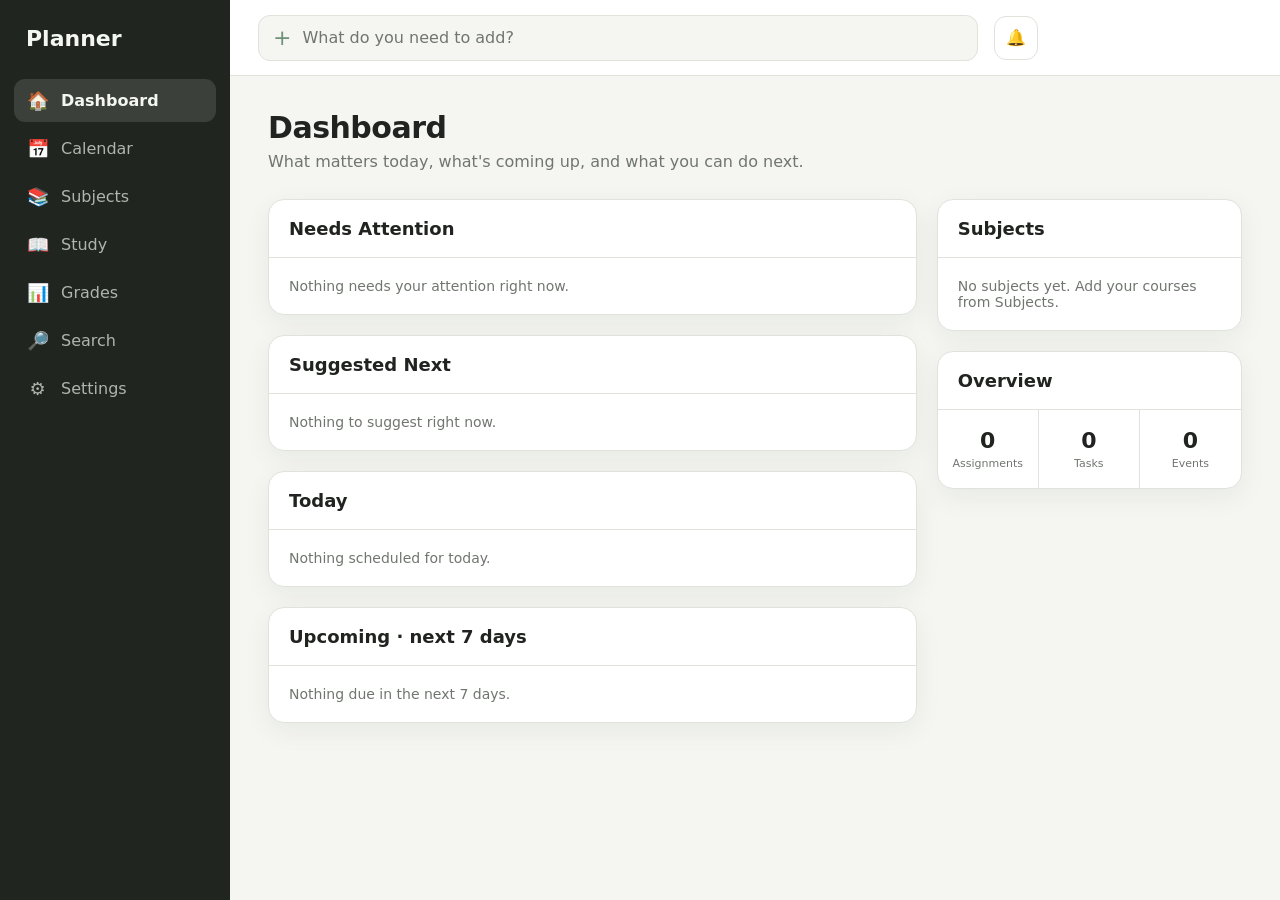
<file: docs/index.html>
<!doctype html>
<html lang="en">
<head>
  <meta charset="utf-8">
  <meta name="viewport" content="width=device-width, initial-scale=1">
  <meta name="theme-color" content="#f7f7f4">
  <title>Planner</title>
  <link rel="stylesheet" href="styles.css?v=2">
  <link rel="stylesheet" href="subjects.css?v=2">
  <link rel="stylesheet" href="assignments-feature.css?v=2">
  <link rel="stylesheet" href="calendar.css?v=3">
  <link rel="stylesheet" href="dashboard.css?v=2">
</head>
<body>
  <div class="app-shell">
    <aside class="sidebar" aria-label="Main navigation">
      <div class="brand">Planner</div>
      <nav class="nav-list">
        <button class="nav-item active" data-page="dashboard"><span>🏠</span><span>Dashboard</span></button>
        <button class="nav-item" data-page="calendar"><span>📅</span><span>Calendar</span></button>
        <button class="nav-item" data-page="subjects"><span>📚</span><span>Subjects</span></button>
        <button class="nav-item" data-page="study"><span>📖</span><span>Study</span></button>
        <button class="nav-item" data-page="grades"><span>📊</span><span>Grades</span></button>
        <button class="nav-item" data-page="search"><span>🔎</span><span>Search</span></button>
        <button class="nav-item" data-page="settings"><span>⚙️</span><span>Settings</span></button>
      </nav>
    </aside>
    <main class="main-area">
      <header class="topbar">
        <div class="capture-wrap">
          <span class="capture-plus">+</span>
          <input id="quickCapture" type="text" autocomplete="off" placeholder="What do you need to add?" aria-label="Quick Capture">
        </div>
        <button id="notificationButton" class="notification-button" aria-label="Notifications" aria-expanded="false">🔔<span id="notificationBadge" class="notification-badge hidden">0</span></button>
      </header>
      <section id="page" class="page" aria-live="polite"></section>
    </main>
  </div>
  <div id="notificationPanel" class="notification-panel hidden" role="dialog" aria-label="Notifications">
    <div class="notification-header"><strong>Notifications</strong><span id="notificationCount">0</span></div>
    <div id="notificationContent" class="notification-content"><p class="empty-state">You're all caught up.</p></div>
  </div>
  <script src="app-data.js?v=2"></script>
  <script src="dashboard-feature.js?v=2"></script>
  <script src="app.js?v=2"></script>
  <script src="subjects-feature.js?v=4"></script>
  <script src="assignments-feature.js?v=5"></script>
  <script src="capture-parser.js?v=4"></script>
  <script src="calendar-feature.js?v=3"></script>
</body>
</html>
</file>
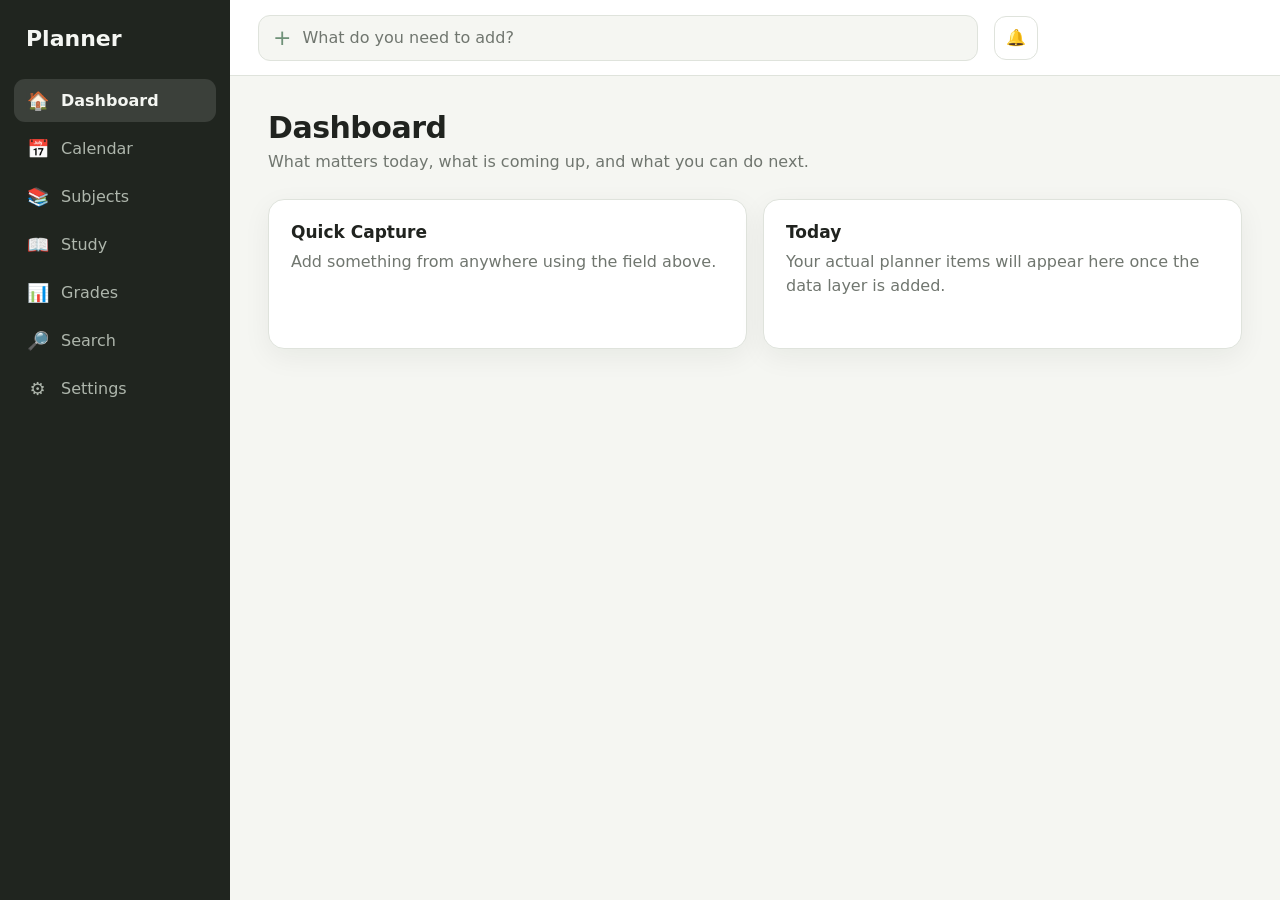
<file: planner-v2/index.html>
<!doctype html>
<html lang="en">
<head>
  <meta charset="utf-8">
  <meta name="viewport" content="width=device-width, initial-scale=1">
  <meta name="theme-color" content="#f7f7f4">
  <title>Planner</title>
  <link rel="stylesheet" href="styles.css">
  <link rel="stylesheet" href="subjects.css">
</head>
<body>
  <div class="app-shell">
    <aside class="sidebar" aria-label="Main navigation">
      <div class="brand">Planner</div>
      <nav class="nav-list">
        <button class="nav-item active" data-page="dashboard"><span>🏠</span><span>Dashboard</span></button>
        <button class="nav-item" data-page="calendar"><span>📅</span><span>Calendar</span></button>
        <button class="nav-item" data-page="subjects"><span>📚</span><span>Subjects</span></button>
        <button class="nav-item" data-page="study"><span>📖</span><span>Study</span></button>
        <button class="nav-item" data-page="grades"><span>📊</span><span>Grades</span></button>
        <button class="nav-item" data-page="search"><span>🔎</span><span>Search</span></button>
        <button class="nav-item" data-page="settings"><span>⚙️</span><span>Settings</span></button>
      </nav>
    </aside>
    <main class="main-area">
      <header class="topbar">
        <div class="capture-wrap">
          <span class="capture-plus">+</span>
          <input id="quickCapture" type="text" autocomplete="off" placeholder="What do you need to add?" aria-label="Quick Capture">
        </div>
        <button id="notificationButton" class="notification-button" aria-label="Notifications" aria-expanded="false">
          🔔<span id="notificationBadge" class="notification-badge hidden">0</span>
        </button>
      </header>
      <section id="page" class="page" aria-live="polite"></section>
    </main>
  </div>
  <div id="notificationPanel" class="notification-panel hidden" role="dialog" aria-label="Notifications">
    <div class="notification-header"><strong>Notifications</strong><span id="notificationCount">0</span></div>
    <div id="notificationContent" class="notification-content"><p class="empty-state">You're all caught up.</p></div>
  </div>
  <script src="app-data.js"></script>
  <script src="app.js"></script>
  <script src="subjects-feature.js"></script>
</body>
</html>
</file>
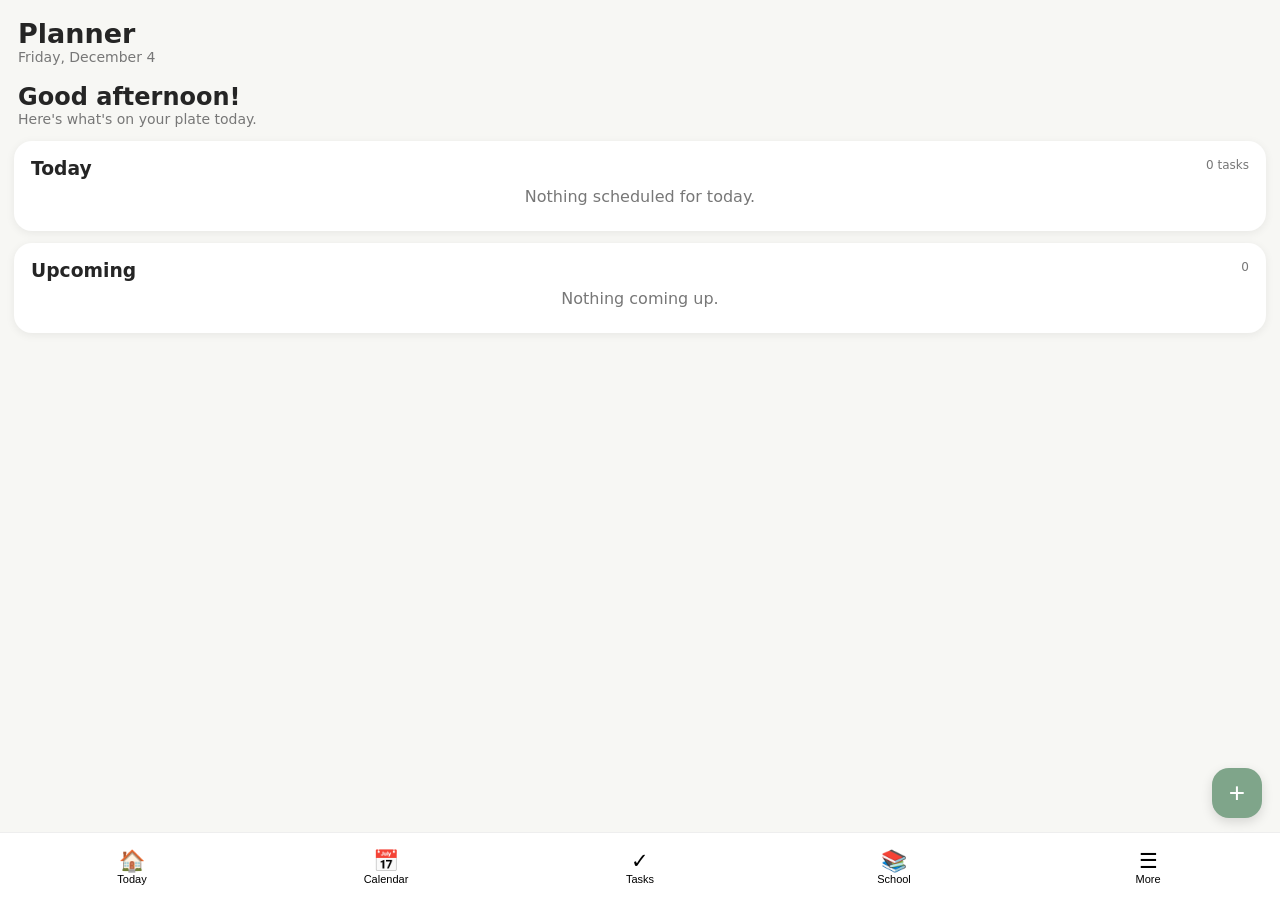
<file: app-mobile-interactive.html>
<!doctype html><html lang="en"><head><meta charset="utf-8"><meta name="viewport" content="width=device-width,initial-scale=1,viewport-fit=cover"><meta name="theme-color" content="#f7f7f4"><title>Planner</title><link rel="manifest" href="manifest.webmanifest"><style>:root{--bg:#f7f7f4;--card:#fff;--text:#252525;--muted:#777;--accent:#7fa58a}*{box-sizing:border-box}html,body{margin:0;width:100%;height:100%;overflow:hidden;background:var(--bg);font-family:system-ui;color:var(--text)}body{padding-top:env(safe-area-inset-top)}#app{height:100%;display:flex;flex-direction:column}.top{padding:18px}.title{font-size:27px;font-weight:750}.date{color:var(--muted);font-size:14px}.content{flex:1;overflow:auto;padding:0 14px 18px}.card{background:#fff;border-radius:18px;padding:17px;margin-bottom:12px;box-shadow:0 2px 10px #0001}.head{display:flex;justify-content:space-between}.count{font-size:12px;color:#777}.task{display:flex;gap:10px;padding:12px 0;border-top:1px solid #0001;cursor:pointer}.task:first-child{border:0}.check{width:22px;height:22px;border:1px solid #999;border-radius:7px;background:#fff}.name{font-size:14px;font-weight:600}.meta{font-size:12px;color:#777}.add{position:fixed;right:18px;bottom:82px;width:50px;height:50px;border:0;border-radius:17px;background:var(--accent);color:#fff;font-size:28px;box-shadow:0 4px 12px #0002}.bottom{display:flex;min-height:68px;padding:6px 5px calc(6px + env(safe-area-inset-bottom));background:#fff;border-top:1px solid #0001}.bottom button{flex:1;border:0;background:transparent;font-size:11px}.bottom span{display:block;font-size:21px}.overlay{position:fixed;inset:0;background:#0006;display:none;align-items:flex-end}.sheet{background:#fff;width:100%;padding:20px 18px calc(20px + env(safe-area-inset-bottom));border-radius:22px 22px 0 0}.field{width:100%;padding:12px;border:1px solid #0002;border-radius:12px;margin:5px 0}.actions{display:flex;gap:10px;margin-top:8px}.actions button{flex:1;padding:12px;border:0;border-radius:12px}.primary{background:var(--accent);color:#fff}</style></head><body><div id="app"><header class="top"><div class="title">Planner</div><div class="date" id="date"></div></header><main class="content"><div style="padding:0 4px 14px"><h2 id="greeting" style="margin:0"></h2><div style="color:#777;font-size:14px">Here's what's on your plate today.</div></div><section class="card"><div class="head"><h3 style="margin:0">Today</h3><span class="count" id="todayCount"></span></div><div id="today"></div></section><section class="card"><div class="head"><h3 style="margin:0">Upcoming</h3><span class="count" id="upCount"></span></div><div id="upcoming"></div></section></main><button class="add" id="add">+</button><nav class="bottom"><button><span>🏠</span>Today</button><button><span>📅</span>Calendar</button><button><span>✓</span>Tasks</button><button><span>📚</span>School</button><button><span>☰</span>More</button></nav></div><div class="overlay" id="overlay"><div class="sheet"><h2 id="sheetTitle">New task</h2><input class="field" id="name" placeholder="Task name"><input class="field" id="due" type="date"><div class="actions"><button id="cancel">Cancel</button><button class="primary" id="save">Add task</button></div></div></div><script src="app-data.js"></script><script>(function(){let tasks=PlannerAppData.getTasks();const now=new Date();const today=new Date(now);today.setHours(0,0,0,0);document.getElementById('date').textContent=now.toLocaleDateString(undefined,{weekday:'long',month:'long',day:'numeric'});document.getElementById('greeting').textContent=now.getHours()<12?'Good morning!':now.getHours()<18?'Good afternoon!':'Good evening!';const day=v=>v?new Date(v+'T00:00:00'):null;const esc=v=>String(v||'Untitled').replace(/[&<>]/g,c=>({'&':'&amp;','<':'&lt;','>':'&gt;'}[c]));function render(){tasks=PlannerAppData.refresh();const td=tasks.filter(t=>{const d=day(t.dueDate);return d&&d.getTime()===today.getTime()&&!t.completed});const up=tasks.filter(t=>{const d=day(t.dueDate);return d&&d>today&&!t.completed}).sort((a,b)=>day(a.dueDate)-day(b.dueDate));document.getElementById('todayCount').textContent=td.length+' task'+(td.length===1?'':'s');document.getElementById('upCount').textContent=up.length;const row=t=>'<div class="task" data-id="'+esc(t.id||t.ID)+'"><button class="check" aria-label="Complete"></button><div><div class="name">'+esc(t.name)+'</div><div class="meta">'+esc(t.type||'Task')+(t.subject?' · '+esc(t.subject):'')+(t.dueDate?' · '+esc(t.dueDate):'')+'</div></div></div>';document.getElementById('today').innerHTML=td.length?td.map(row).join(''):'<div style="color:#777;text-align:center;padding:8px">Nothing scheduled for today.</div>';document.getElementById('upcoming').innerHTML=up.length?up.slice(0,5).map(row).join(''):'<div style="color:#777;text-align:center;padding:8px">Nothing coming up.</div>';document.querySelectorAll('.task').forEach(el=>el.onclick=()=>openEdit(el.dataset.id));document.querySelectorAll('.check').forEach(b=>b.onclick=e=>{e.stopPropagation();const el=b.parentElement;const t=tasks.find(x=>String(x.id||x.ID)===String(el.dataset.id));if(t){t.completed=true;saveData();render()}})}function saveData(){localStorage.setItem('plannerData',JSON.stringify({tasks:tasks,settings:{}}))}let editing=null;function openEdit(id){editing=tasks.find(t=>String(t.id||t.ID)===String(id));if(!editing)return;document.getElementById('sheetTitle').textContent='Edit task';document.getElementById('name').value=editing.name||'';document.getElementById('due').value=editing.dueDate||'';document.getElementById('save').textContent='Save';document.getElementById('overlay').style.display='flex'}document.getElementById('add').onclick=()=>{editing=null;document.getElementById('sheetTitle').textContent='New task';document.getElementById('name').value='';document.getElementById('due').value=now.toISOString().slice(0,10);document.getElementById('save').textContent='Add task';document.getElementById('overlay').style.display='flex'};document.getElementById('cancel').onclick=()=>document.getElementById('overlay').style.display='none';document.getElementById('save').onclick=()=>{const n=document.getElementById('name').value.trim();if(!n)return;if(editing){editing.name=n;editing.dueDate=document.getElementById('due').value}else tasks.push({id:'M-'+Date.now(),name:n,dueDate:document.getElementById('due').value,type:'task',completed:false});saveData();document.getElementById('overlay').style.display='none';render()};document.getElementById('overlay').onclick=e=>{if(e.target.id==='overlay')e.currentTarget.style.display='none'};render()})();</script></body></html>
</file>
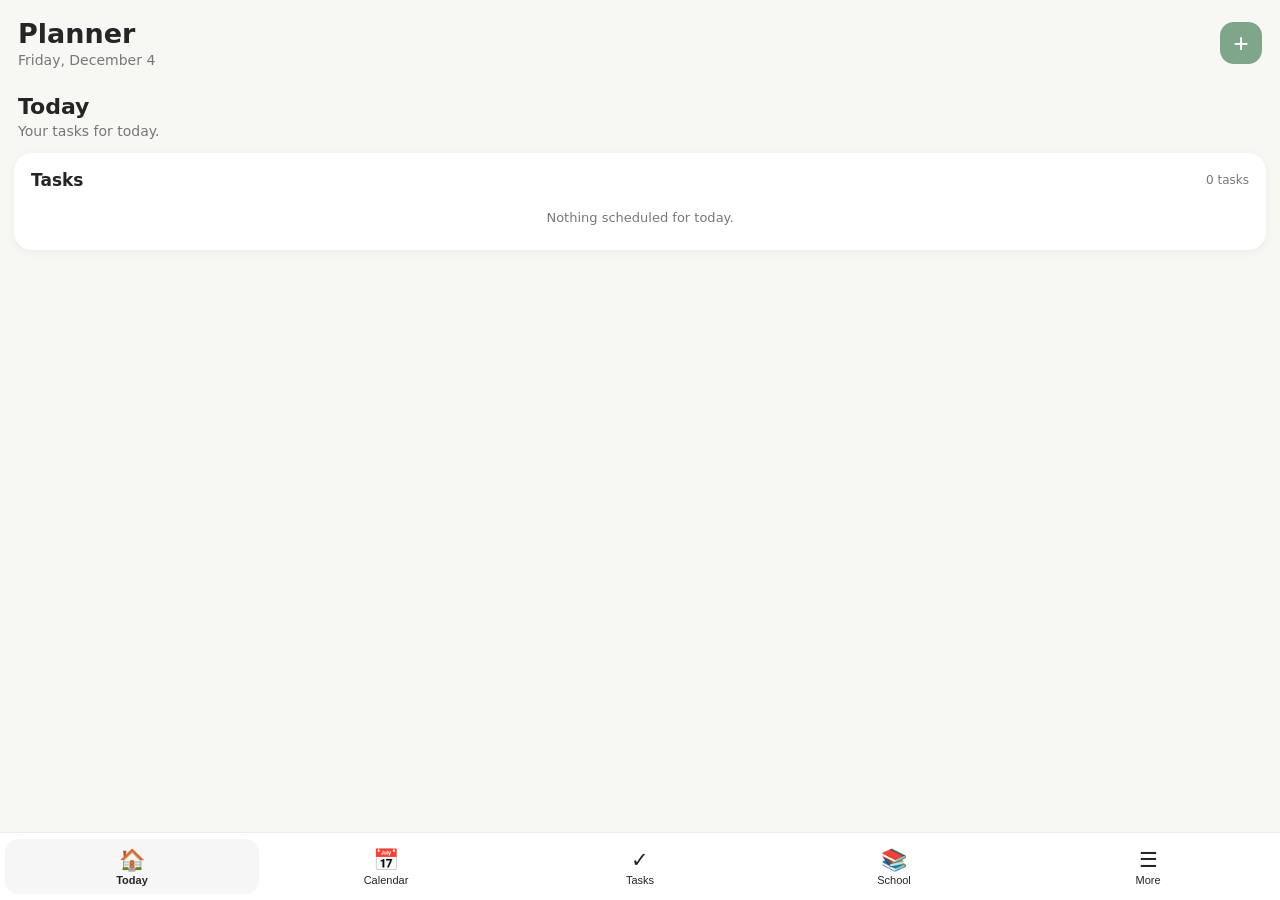
<file: app-mobile-nav.html>
<!doctype html>
<html lang="en">
<head>
<meta charset="utf-8">
<meta name="viewport" content="width=device-width,initial-scale=1,viewport-fit=cover">
<meta name="theme-color" content="#f7f7f4">
<title>Planner</title>
<style>
:root{--bg:#f7f7f4;--card:#fff;--text:#252525;--muted:#777;--accent:#7fa58a;--line:#0001}
*{box-sizing:border-box}html,body{margin:0;width:100%;height:100%;overflow:hidden;background:var(--bg);font-family:system-ui,-apple-system,sans-serif;color:var(--text)}
body{padding-top:env(safe-area-inset-top);padding-bottom:env(safe-area-inset-bottom)}
#app{height:100%;display:flex;flex-direction:column}.top{padding:18px 18px 10px}.titleRow{display:flex;align-items:center;justify-content:space-between}.title{font-size:27px;font-weight:750}.date{margin-top:3px;color:var(--muted);font-size:14px}.add{width:42px;height:42px;border:0;border-radius:14px;background:var(--accent);color:#fff;font-size:26px}
#content{flex:1;overflow:auto;padding:8px 14px 18px;-webkit-overflow-scrolling:touch}.greeting{padding:8px 4px 14px}.greeting h1{margin:0;font-size:22px}.greeting p{margin:4px 0 0;color:var(--muted);font-size:14px}.card{background:var(--card);border-radius:18px;padding:17px;margin-bottom:12px;box-shadow:0 2px 10px #0000000d}.head{display:flex;justify-content:space-between;align-items:center;margin-bottom:12px}.head h2{font-size:17px;margin:0}.count{font-size:12px;color:var(--muted)}.task{display:flex;gap:11px;align-items:center;padding:11px 0;border-top:1px solid var(--line)}.task:first-child{border-top:0;padding-top:0}.check{width:22px;height:22px;border:1.5px solid #999;border-radius:7px;flex:none}.taskName{font-size:14px;font-weight:600}.taskMeta{font-size:12px;color:var(--muted);margin-top:2px}.empty{text-align:center;color:var(--muted);font-size:13px;padding:8px 0}.quick{display:flex;gap:10px;align-items:center;padding:12px 0;border-top:1px solid var(--line)}.quick:first-child{border-top:0}.quickIcon{font-size:22px}.quickMain{flex:1}.quickTitle{font-size:14px;font-weight:650}.quickSub{font-size:12px;color:var(--muted);margin-top:2px}.bottom{display:flex;min-height:68px;padding:6px 5px calc(6px + env(safe-area-inset-bottom));background:var(--card);border-top:1px solid var(--line)}.bottom button{flex:1;border:0;background:transparent;border-radius:13px;font-size:11px;color:inherit}.bottom button span{display:block;font-size:21px;margin-bottom:2px}.bottom button.active{background:#00000009;font-weight:700}
</style>
</head>
<body>
<div id="app"><header class="top"><div class="titleRow"><div><div class="title">Planner</div><div class="date" id="date"></div></div><button class="add" id="add">+</button></div></header><main id="content"></main><nav class="bottom" id="nav"><button data-view="today" class="active"><span>🏠</span>Today</button><button data-view="calendar"><span>📅</span>Calendar</button><button data-view="tasks"><span>✓</span>Tasks</button><button data-view="school"><span>📚</span>School</button><button data-view="more"><span>☰</span>More</button></nav></div>
<script src="app-data.js"></script><script src="app-navigation.js"></script><script>
(function(){
 const n=new Date();
 document.getElementById('date').textContent=n.toLocaleDateString(undefined,{weekday:'long',month:'long',day:'numeric'});
 document.getElementById('add').addEventListener('click',()=>{ if(window.PlannerAppData&&typeof window.PlannerAppData.addTask==='function') window.PlannerAppData.addTask(); else alert('Task creation will be connected next.'); });
 document.querySelectorAll('#nav button').forEach(b=>b.addEventListener('click',()=>window.PlannerAppNavigation.render(b.dataset.view)));
 window.PlannerAppNavigation.render('today');
})();
</script></body></html>
</file>
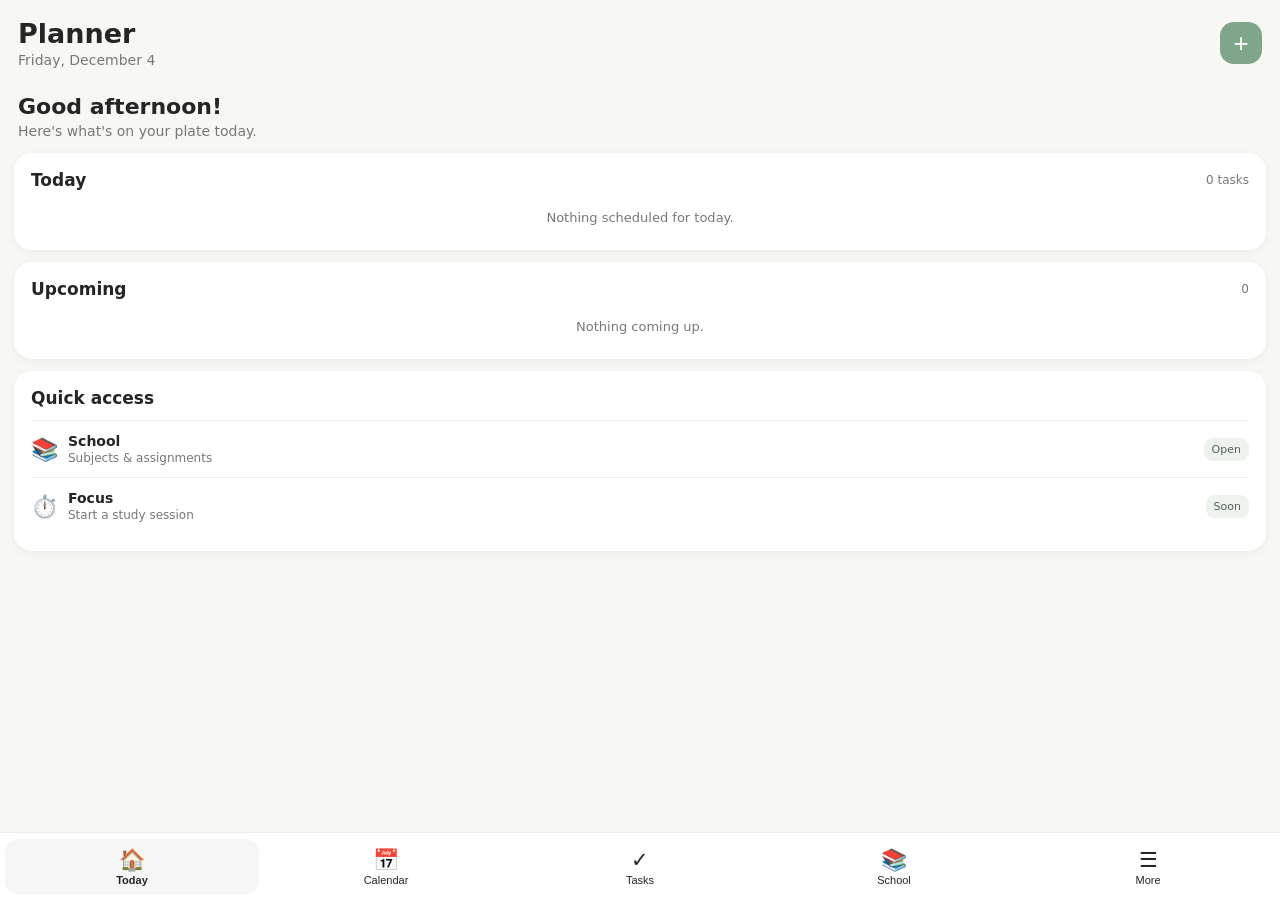
<file: app-mobile.html>
<!doctype html>
<html lang="en">
<head>
<meta charset="utf-8">
<meta name="viewport" content="width=device-width,initial-scale=1,viewport-fit=cover">
<meta name="theme-color" content="#f7f7f4">
<title>Planner</title>
<link rel="manifest" href="manifest.webmanifest">
<style>
:root{--bg:#f7f7f4;--card:#fff;--text:#252525;--muted:#777;--accent:#7fa58a;--line:#0001}
*{box-sizing:border-box}html,body{margin:0;width:100%;height:100%;overflow:hidden;background:var(--bg);font-family:system-ui,-apple-system,sans-serif;color:var(--text)}
body{padding-top:env(safe-area-inset-top);padding-bottom:env(safe-area-inset-bottom)}
#app{height:100%;display:flex;flex-direction:column}.top{padding:18px 18px 10px}.titleRow{display:flex;align-items:center;justify-content:space-between}.title{font-size:27px;font-weight:750}.date{margin-top:3px;color:var(--muted);font-size:14px}.add{width:42px;height:42px;border:0;border-radius:14px;background:var(--accent);color:#fff;font-size:26px}
#content{flex:1;overflow:auto;padding:8px 14px 18px;-webkit-overflow-scrolling:touch}.greeting{padding:8px 4px 14px}.greeting h1{margin:0;font-size:22px}.greeting p{margin:4px 0 0;color:var(--muted);font-size:14px}
.card{background:var(--card);border-radius:18px;padding:17px;margin-bottom:12px;box-shadow:0 2px 10px #0000000d}.head{display:flex;justify-content:space-between;align-items:center;margin-bottom:12px}.head h2{font-size:17px;margin:0}.count{font-size:12px;color:var(--muted)}
.task{display:flex;gap:11px;align-items:center;padding:11px 0;border-top:1px solid var(--line)}.task:first-child{border-top:0;padding-top:0}.check{width:22px;height:22px;border:1.5px solid #999;border-radius:7px;flex:none}.taskName{font-size:14px;font-weight:600;white-space:nowrap;overflow:hidden;text-overflow:ellipsis}.taskMeta{font-size:12px;color:var(--muted);margin-top:2px}.empty{text-align:center;color:var(--muted);font-size:13px;padding:8px 0}.quick{display:flex;gap:10px;align-items:center;padding:12px 0;border-top:1px solid var(--line)}.quick:first-child{border-top:0}.quickIcon{font-size:22px}.quickMain{flex:1}.quickTitle{font-size:14px;font-weight:650}.quickSub{font-size:12px;color:var(--muted);margin-top:2px}.pill{font-size:11px;background:#eef3ed;padding:5px 8px;border-radius:9px;color:#526457}
.bottom{display:flex;min-height:68px;padding:6px 5px calc(6px + env(safe-area-inset-bottom));background:var(--card);border-top:1px solid var(--line)}.bottom button{flex:1;border:0;background:transparent;border-radius:13px;font-size:11px;color:inherit}.bottom button span{display:block;font-size:21px;margin-bottom:2px}.bottom button.active{background:#00000009;font-weight:700}
</style></head>
<body><div id="app"><header class="top"><div class="titleRow"><div><div class="title">Planner</div><div class="date" id="date"></div></div><button class="add" aria-label="Add">+</button></div></header><main id="content"><div class="greeting"><h1 id="greeting"></h1><p>Here's what's on your plate today.</p></div><section class="card"><div class="head"><h2>Today</h2><span class="count" id="todayCount">0 tasks</span></div><div id="todayList"></div></section><section class="card"><div class="head"><h2>Upcoming</h2><span class="count" id="upcomingCount">0</span></div><div id="upcomingList"></div></section><section class="card"><div class="head"><h2>Quick access</h2></div><div class="quick"><div class="quickIcon">📚</div><div class="quickMain"><div class="quickTitle">School</div><div class="quickSub">Subjects & assignments</div></div><span class="pill">Open</span></div><div class="quick"><div class="quickIcon">⏱️</div><div class="quickMain"><div class="quickTitle">Focus</div><div class="quickSub">Start a study session</div></div><span class="pill">Soon</span></div></section></main><nav class="bottom"><button class="active"><span>🏠</span>Today</button><button><span>📅</span>Calendar</button><button><span>✓</span>Tasks</button><button><span>📚</span>School</button><button><span>☰</span>More</button></nav></div>
<script src="app-data.js"></script><script>
(function(){const n=new Date();document.getElementById('date').textContent=n.toLocaleDateString(undefined,{weekday:'long',month:'long',day:'numeric'});document.getElementById('greeting').textContent=n.getHours()<12?'Good morning!':n.getHours()<18?'Good afternoon!':'Good evening!';const tasks=window.PlannerAppData.getTasks();const start=new Date();start.setHours(0,0,0,0);function day(v){if(!v)return null;const d=new Date(v+'T00:00:00');d.setHours(0,0,0,0);return d}function safe(v){return String(v||'Untitled').replace(/[&<>"']/g,c=>({'&':'&amp;','<':'&lt;','>':'&gt;','"':'&quot;',"'":'&#39;'}[c]))}const today=tasks.filter(t=>{const d=day(t.dueDate);return d&&d.getTime()===start.getTime()&&!t.completed});const upcoming=tasks.filter(t=>{const d=day(t.dueDate);return d&&d>start&&!t.completed}).sort((a,b)=>day(a.dueDate)-day(b.dueDate));document.getElementById('todayCount').textContent=today.length+' task'+(today.length===1?'':'s');document.getElementById('upcomingCount').textContent=upcoming.length;document.getElementById('todayList').innerHTML=today.length?today.map(t=>`<div class="task"><div class="check"></div><div><div class="taskName">${safe(t.name)}</div><div class="taskMeta">${safe(t.type||'Task')}${t.subject?' · '+safe(t.subject):''}</div></div></div>`).join(''):'<div class="empty">Nothing scheduled for today.</div>';document.getElementById('upcomingList').innerHTML=upcoming.length?upcoming.slice(0,5).map(t=>`<div class="task"><div class="check"></div><div><div class="taskName">${safe(t.name)}</div><div class="taskMeta">${safe(t.dueDate)}${t.type?' · '+safe(t.type):''}</div></div></div>`).join(''):'<div class="empty">Nothing coming up.</div>'})();
</script></body></html>
</file>
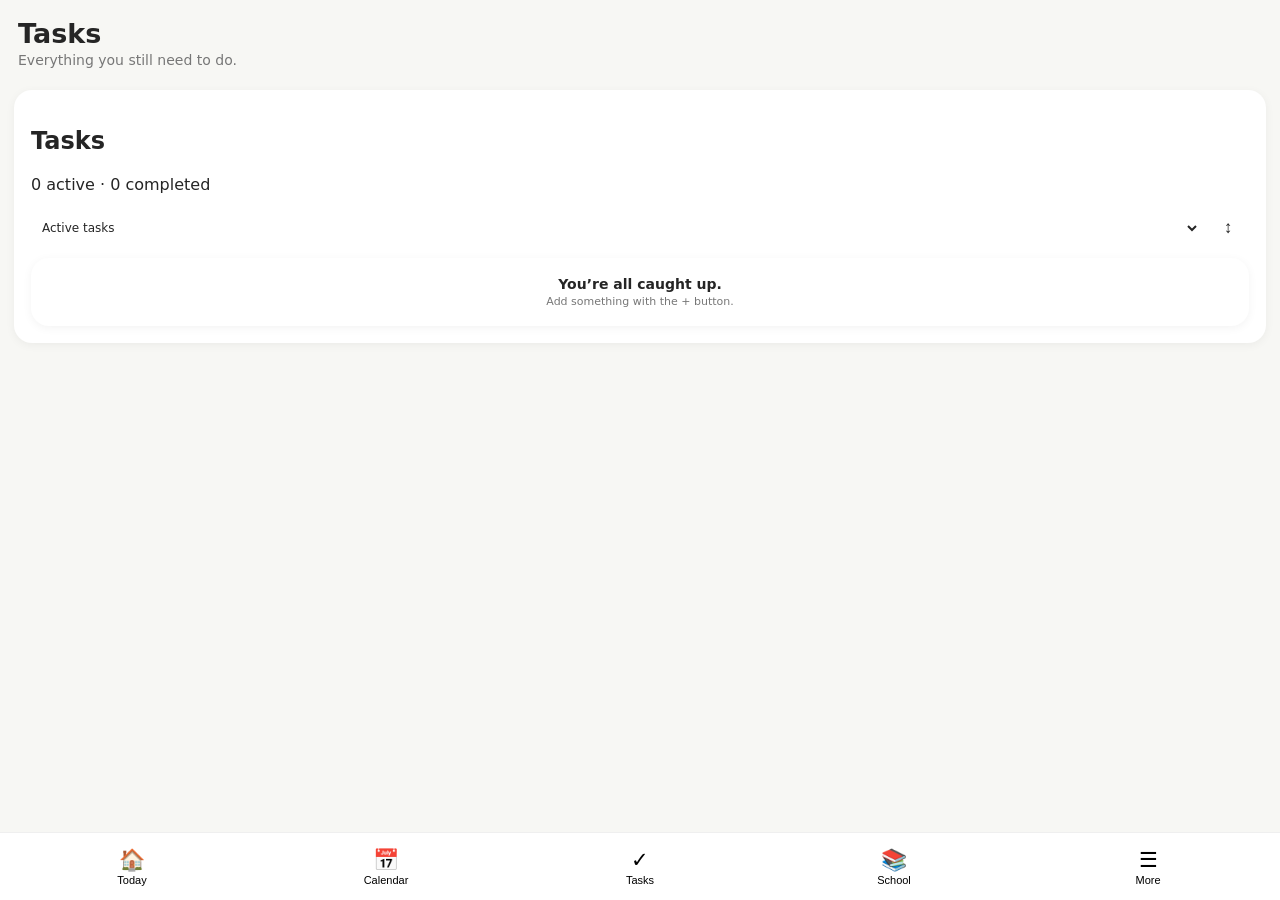
<file: app-tasks-test.html>
<!doctype html>
<html lang="en">
<head>
<meta charset="utf-8"><meta name="viewport" content="width=device-width,initial-scale=1,viewport-fit=cover"><meta name="theme-color" content="#f7f7f4"><title>Planner Tasks</title>
<style>
:root{--bg:#f7f7f4;--card:#fff;--text:#252525;--muted:#777;--accent:#7fa58a;--line:#00000010}
*{box-sizing:border-box}html,body{margin:0;height:100%;background:var(--bg);font-family:system-ui,-apple-system,sans-serif;color:var(--text)}body{padding-top:env(safe-area-inset-top);padding-bottom:env(safe-area-inset-bottom)}
#app{height:100%;display:flex;flex-direction:column}.top{padding:18px}.title{font-size:27px;font-weight:750}.subtitle{font-size:14px;color:var(--muted);margin-top:3px}.content{flex:1;overflow:auto;padding:4px 14px 18px}.card{background:var(--card);border-radius:18px;padding:17px;box-shadow:0 2px 10px #0000000d}.taskFilters{display:flex;gap:8px;margin-bottom:14px}.taskFilters button{flex:1;border:0;border-radius:11px;padding:10px;background:#00000008}.taskFilters button.selected{background:var(--accent);color:#fff;font-weight:650}.taskList{display:flex;flex-direction:column}.taskRow{display:flex;align-items:center;gap:11px;width:100%;text-align:left;background:none;border:0;border-top:1px solid var(--line);padding:12px 2px}.taskCheck{width:23px;height:23px;border:1.5px solid #999;border-radius:7px;display:grid;place-items:center;flex:none}.taskInfo{display:flex;flex-direction:column;min-width:0}.taskInfo strong{font-size:14px;overflow:hidden;text-overflow:ellipsis;white-space:nowrap}.taskInfo small{font-size:12px;color:var(--muted);margin-top:2px}.empty{text-align:center;color:var(--muted);font-size:13px;padding:16px}.sheetBackdrop{position:fixed;inset:0;background:#0005;display:flex;align-items:flex-end;z-index:20}.sheet{background:var(--card);width:100%;border-radius:22px 22px 0 0;padding:22px 18px calc(22px + env(safe-area-inset-bottom));position:relative}.sheetClose{position:absolute;right:14px;top:10px;border:0;background:none;font-size:28px}.sheet h2{margin:4px 35px 12px 0}.sheet p{color:var(--muted);margin:6px 0}.sheetAction{margin-top:16px;width:100%;border:0;border-radius:13px;padding:13px;background:var(--accent);color:#fff;font-weight:650}.bottom{display:flex;min-height:68px;padding:6px 5px calc(6px + env(safe-area-inset-bottom));background:var(--card);border-top:1px solid var(--line)}.bottom button{flex:1;border:0;background:transparent;border-radius:13px;font-size:11px}.bottom span{display:block;font-size:21px;margin-bottom:2px}
</style></head>
<body><div id="app"><header class="top"><div class="title">Tasks</div><div class="subtitle">Everything you still need to do.</div></header><main class="content"><section class="card" id="tasks"></section></main><nav class="bottom"><button><span>🏠</span>Today</button><button><span>📅</span>Calendar</button><button><span>✓</span>Tasks</button><button><span>📚</span>School</button><button><span>☰</span>More</button></nav></div><script src="app-data.js"></script><script src="app-tasks.js"></script><script>document.addEventListener('DOMContentLoaded',()=>{if(window.PlannerAppTasks)window.PlannerAppTasks.render(document.getElementById('tasks'));});</script></body></html>
</file>
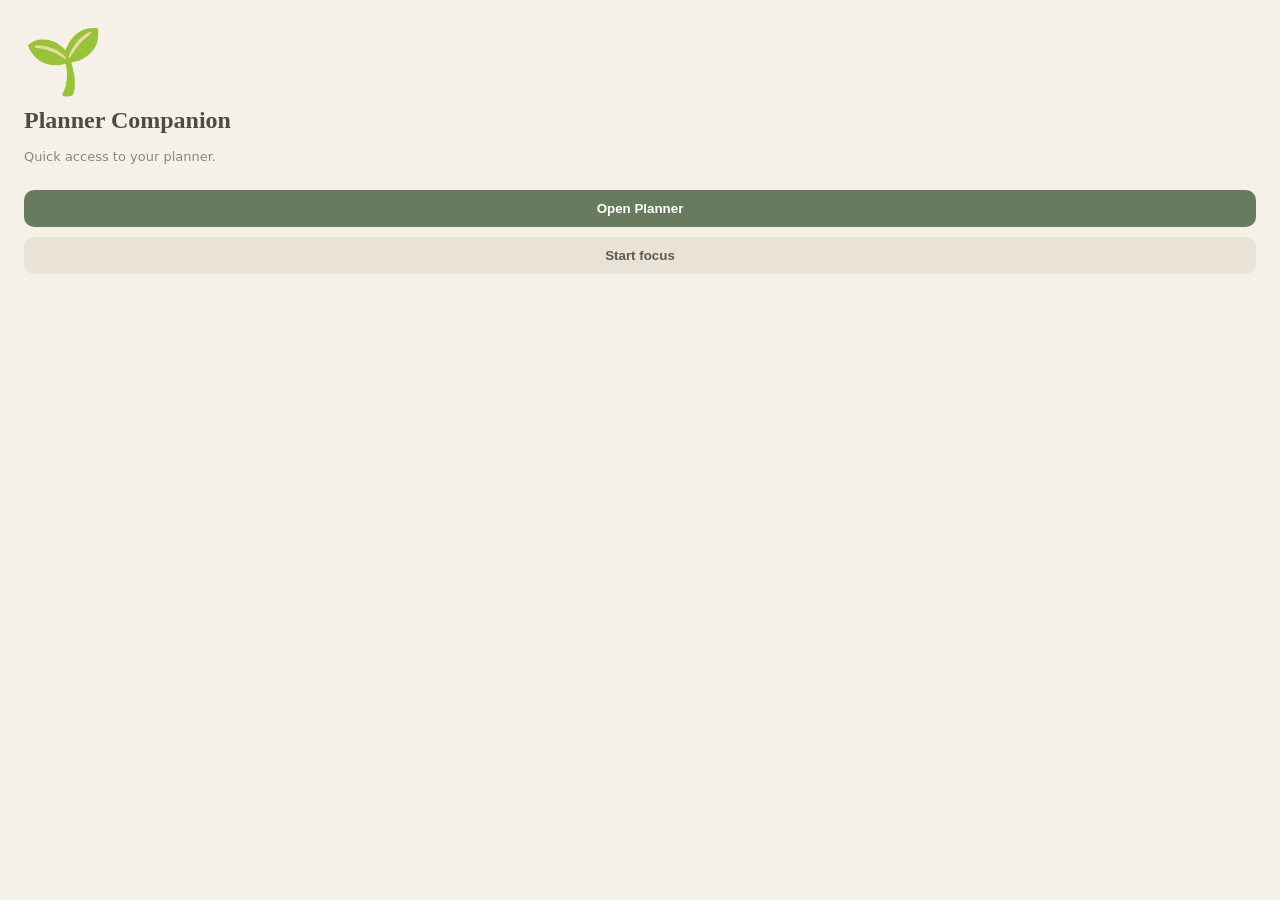
<file: extension/sidepanel.html>
<!doctype html><html><head><meta charset="utf-8"><meta name="viewport" content="width=device-width,initial-scale=1"><title>Planner Companion</title><link rel="stylesheet" href="sidepanel.css"></head><body><main><div class="pet">🌱</div><h1>Planner Companion</h1><p>Quick access to your planner.</p><button id="openPlanner">Open Planner</button><button id="focus">Start focus</button><p id="status"></p></main><script src="sidepanel.js"></script></body></html>
</file>
<file: docs/styles.css>
:root {
  --bg: #f5f6f2;
  --surface: #ffffff;
  --surface-soft: #eef1eb;
  --text: #20231f;
  --muted: #70766f;
  --border: #dfe3dc;
  --accent: #6f9279;
  --accent-soft: #e5ede7;
  --sidebar: #20251f;
  --sidebar-text: #f4f6f2;
  --sidebar-muted: #aeb6ac;
  --shadow: 0 8px 28px rgba(20, 30, 20, .06);
}
* { box-sizing: border-box; }
html, body { margin: 0; min-height: 100%; }
body { background: var(--bg); color: var(--text); font-family: Inter, ui-sans-serif, system-ui, -apple-system, BlinkMacSystemFont, "Segoe UI", sans-serif; }
button, input { font: inherit; }
button { cursor: pointer; }
.app-shell { min-height: 100vh; display: flex; }
.sidebar { width: 230px; min-height: 100vh; background: var(--sidebar); color: var(--sidebar-text); padding: 26px 14px; flex-shrink: 0; }
.brand { font-size: 22px; font-weight: 750; padding: 0 12px 28px; }
.nav-list { display: grid; gap: 5px; }
.nav-item { width: 100%; display: flex; align-items: center; gap: 12px; border: 0; border-radius: 11px; padding: 11px 12px; background: transparent; color: var(--sidebar-muted); text-align: left; transition: background .15s, color .15s; }
.nav-item:hover { background: rgba(255,255,255,.07); color: var(--sidebar-text); }
.nav-item.active { background: rgba(255,255,255,.12); color: var(--sidebar-text); font-weight: 650; }
.nav-item span:first-child { width: 23px; text-align: center; font-size: 18px; }
.main-area { min-width: 0; flex: 1; }
.topbar { height: 76px; display: flex; align-items: center; gap: 16px; padding: 14px 28px; background: var(--surface); border-bottom: 1px solid var(--border); position: relative; z-index: 10; }
.capture-wrap { flex: 1; max-width: 720px; display: flex; align-items: center; gap: 9px; border: 1px solid var(--border); border-radius: 12px; background: var(--bg); padding: 0 14px; }
.capture-plus { color: var(--accent); font-size: 22px; font-weight: 500; }
#quickCapture { width: 100%; height: 44px; border: 0; outline: 0; background: transparent; color: var(--text); }
#quickCapture::placeholder { color: var(--muted); }
.notification-button { position: relative; width: 44px; height: 44px; border: 1px solid var(--border); border-radius: 12px; background: var(--surface); color: var(--text); }
.notification-badge { position: absolute; top: -4px; right: -4px; min-width: 18px; height: 18px; padding: 0 4px; display: grid; place-items: center; border-radius: 999px; background: #b85c50; color: white; font-size: 10px; font-weight: 750; }
.hidden { display: none !important; }
.page { padding: 34px 38px 50px; max-width: 1180px; }
.page-header { margin-bottom: 28px; }
.page-header h1 { margin: 0; font-size: 30px; letter-spacing: -.5px; }
.page-header p { margin: 7px 0 0; color: var(--muted); }
.placeholder-grid { display: grid; grid-template-columns: repeat(2, minmax(220px, 1fr)); gap: 16px; }
.placeholder-card { min-height: 150px; padding: 22px; border: 1px solid var(--border); border-radius: 16px; background: var(--surface); box-shadow: var(--shadow); }
.placeholder-card h2 { margin: 0 0 8px; font-size: 17px; }
.placeholder-card p { margin: 0; color: var(--muted); line-height: 1.5; }
.notification-panel { position: fixed; top: 68px; right: 26px; width: 330px; max-height: 430px; overflow: auto; z-index: 20; background: var(--surface); border: 1px solid var(--border); border-radius: 14px; box-shadow: 0 16px 45px rgba(20,30,20,.14); }
.notification-header { display: flex; justify-content: space-between; padding: 16px; border-bottom: 1px solid var(--border); }
.notification-header span { color: var(--muted); font-size: 13px; }
.notification-content { padding: 16px; }
.empty-state { margin: 0; color: var(--muted); text-align: center; padding: 18px 5px; }
@media (max-width: 720px) { .sidebar { width: 72px; padding: 18px 9px; } .brand { font-size: 0; padding: 0 0 24px; text-align: center; } .brand::after { content: "P"; font-size: 22px; } .nav-item { justify-content: center; padding: 11px 7px; } .nav-item span:last-child { display: none; } .page { padding: 25px 20px 40px; } .topbar { padding: 12px 16px; } .placeholder-grid { grid-template-columns: 1fr; } .notification-panel { right: 14px; width: min(330px, calc(100vw - 88px)); } }
</file>
<file: docs/subjects.css>
.subjects-feature { display:grid; gap:24px; }
.subjects-feature-header { display:flex; align-items:flex-start; justify-content:space-between; gap:20px; }
.subjects-feature-header h2 { margin:0; font-size:28px; }
.subjects-feature-header p { margin:7px 0 0; color:var(--muted); }
.subjects-feature-button { border:0; border-radius:10px; padding:11px 16px; background:var(--accent); color:white; font-weight:650; cursor:pointer; }
.subjects-feature-button:hover { filter:brightness(.96); }
.subjects-feature-grid { display:grid; grid-template-columns:repeat(auto-fill,minmax(230px,1fr)); gap:16px; }
.subjects-feature-card { border:1px solid var(--border); border-radius:16px; background:var(--surface); padding:20px; box-shadow:var(--shadow); cursor:pointer; }
.subjects-feature-icon { width:48px; height:48px; display:grid; place-items:center; border-radius:14px; font-size:25px; margin-bottom:16px; }
.subjects-feature-card h3 { margin:0 0 7px; font-size:18px; }
.subjects-feature-meta { color:var(--muted); font-size:14px; line-height:1.5; }
.subjects-feature-empty { border:1px dashed var(--border); border-radius:16px; background:var(--surface); padding:38px 24px; text-align:center; color:var(--muted); }
.subjects-feature-empty strong { display:block; color:var(--text); margin-bottom:7px; }
.subjects-feature-modal-backdrop { position:fixed; inset:0; background:rgba(20,25,20,.32); z-index:50; display:grid; place-items:center; padding:20px; }
.subjects-feature-modal { width:min(460px,100%); background:var(--surface); border:1px solid var(--border); border-radius:18px; box-shadow:0 20px 60px rgba(20,30,20,.18); padding:24px; }
.subjects-feature-modal h2 { margin:0 0 20px; }
.subjects-feature-form { display:grid; gap:15px; }
.subjects-feature-field { display:grid; gap:6px; }
.subjects-feature-field label { font-size:13px; font-weight:650; }
.subjects-feature-field input { width:100%; height:42px; border:1px solid var(--border); border-radius:10px; padding:0 11px; background:var(--bg); color:var(--text); outline:none; }
.subjects-feature-field input:focus { border-color:var(--accent); }
.subjects-feature-actions { display:flex; justify-content:flex-end; gap:10px; margin-top:5px; }
.subjects-feature-secondary { border:1px solid var(--border); border-radius:10px; padding:10px 14px; background:var(--surface); color:var(--text); cursor:pointer; }
.subjects-feature-colours,.subjects-feature-periods,.subjects-feature-status-options { display:flex; flex-wrap:wrap; gap:9px; }
.subjects-feature-colours button { width:32px; height:32px; border-radius:50%; border:2px solid var(--surface); outline:1px solid var(--border); cursor:pointer; }
.subjects-feature-colours button.selected,.subjects-feature-periods button.selected,.subjects-feature-status-options button.selected { outline:2px solid var(--accent); }
.subjects-feature-periods button,.subjects-feature-status-options button { border:1px solid var(--border); border-radius:9px; padding:9px 13px; background:var(--surface); color:var(--text); cursor:pointer; }
.subjects-feature-detail-header { display:grid; gap:18px; }
.subjects-feature-subject-heading { display:flex; align-items:center; gap:14px; }
.subjects-feature-subject-heading .subjects-feature-icon { margin:0; flex-shrink:0; }
.subjects-feature-subject-heading h2 { margin:0; font-size:30px; }
.subjects-feature-subject-heading p { margin:5px 0 0; color:var(--muted); }
.subjects-feature-summary { display:grid; grid-template-columns:repeat(2,minmax(0,1fr)); gap:16px; }
.subjects-feature-summary > div { border:1px solid var(--border); border-radius:14px; background:var(--surface); padding:18px 20px; box-shadow:var(--shadow); }
.subjects-feature-summary span { display:block; color:var(--muted); font-size:13px; margin-bottom:7px; }
.subjects-feature-summary strong { font-size:18px; }
.subjects-feature-section { display:grid; gap:16px; }
.subjects-feature-section-heading { display:flex; align-items:center; justify-content:space-between; gap:16px; }
.subjects-feature-section-heading h3 { margin:0; font-size:21px; }
.subjects-feature-section-heading p { margin:5px 0 0; color:var(--muted); font-size:14px; }
.subjects-feature-unit-list,.subjects-feature-assignment-list { display:grid; gap:10px; }
.subjects-feature-unit-card { display:flex; align-items:center; gap:16px; border:1px solid var(--border); border-radius:14px; background:var(--surface); padding:15px 18px; box-shadow:var(--shadow); cursor:pointer; transition:transform .12s,box-shadow .12s; }
.subjects-feature-unit-card:hover { transform:translateY(-1px); box-shadow:0 10px 28px rgba(20,30,20,.09); }
.subjects-feature-unit-number { width:42px; height:42px; display:grid; place-items:center; border-radius:11px; background:var(--accent-soft); font-weight:750; flex-shrink:0; }
.subjects-feature-unit-info { min-width:0; display:flex; align-items:center; justify-content:space-between; gap:16px; flex:1; }
.subjects-feature-unit-info h4 { margin:0; font-size:16px; }
.subjects-feature-status { border-radius:999px; padding:5px 9px; font-size:12px; font-weight:650; white-space:nowrap; }
.status-upcoming { background:var(--surface-soft); color:var(--muted); }
.status-current { background:var(--accent-soft); color:var(--accent); }
.status-completed { background:#e8ece8; color:#59645b; }
.subjects-feature-unit-heading { display:flex; align-items:center; gap:16px; }
.subjects-feature-unit-heading .subjects-feature-unit-number { width:54px; height:54px; font-size:18px; }
.subjects-feature-unit-heading h2 { margin:0; font-size:30px; }
.subjects-feature-unit-heading p { margin:5px 0 0; color:var(--muted); }
.subjects-feature-unit-heading .subjects-feature-status { margin-left:auto; }
.subjects-feature-overview-card,.subjects-feature-detail-card { border:1px solid var(--border); border-radius:14px; background:var(--surface); padding:20px; box-shadow:var(--shadow); }
.subjects-feature-overview-card span { display:block; color:var(--muted); font-size:13px; margin-bottom:7px; }
.subjects-feature-overview-card strong { display:block; font-size:20px; margin-bottom:7px; }
.subjects-feature-overview-card p,.subjects-feature-detail-card p { margin:0; color:var(--muted); line-height:1.5; }
.subjects-feature-detail-grid { display:grid; grid-template-columns:repeat(2,minmax(0,1fr)); gap:16px; }
.subjects-feature-detail-card { min-height:130px; }
.subjects-feature-detail-card h3 { margin:0 0 9px; font-size:17px; }
.subjects-feature-assignment-card { display:flex; align-items:center; justify-content:space-between; gap:16px; border:1px solid var(--border); border-radius:14px; background:var(--surface); padding:15px 18px; box-shadow:var(--shadow); cursor:pointer; transition:transform .12s,box-shadow .12s; }
.subjects-feature-assignment-card:hover { transform:translateY(-1px); box-shadow:0 10px 28px rgba(20,30,20,.09); }
.subjects-feature-assignment-main { min-width:0; }
.subjects-feature-assignment-main h4 { margin:0 0 5px; font-size:16px; }
.subjects-feature-assignment-meta { color:var(--muted); font-size:13px; }
.subjects-feature-assignment-status { border-radius:999px; padding:5px 9px; background:var(--surface-soft); color:var(--muted); font-size:12px; font-weight:650; white-space:nowrap; }
.subjects-feature-assignment-section { margin-top:2px; }
.subjects-feature-summary small,.subjects-feature-grade-overview small { display:block; margin-top:6px; color:var(--muted); font-size:12px; font-weight:400; }
.subjects-feature-grade-overview { display:grid; grid-template-columns:repeat(3,minmax(0,1fr)); gap:16px; }
.subjects-feature-grade-overview > div { border:1px solid var(--border); border-radius:14px; background:var(--surface); padding:18px 20px; box-shadow:var(--shadow); }
.subjects-feature-grade-overview span { display:block; color:var(--muted); font-size:13px; margin-bottom:7px; }
.subjects-feature-grade-overview strong { font-size:20px; }
@media (max-width:720px) { .subjects-feature-grade-overview { grid-template-columns:1fr; } .subjects-feature-header { align-items:stretch; flex-direction:column; } .subjects-feature-button { align-self:flex-start; } .subjects-feature-summary { grid-template-columns:1fr; } .subjects-feature-section-heading,.subjects-feature-unit-info { align-items:flex-start; flex-direction:column; } .subjects-feature-unit-heading { align-items:flex-start; flex-wrap:wrap; } .subjects-feature-unit-heading .subjects-feature-status { margin-left:0; } .subjects-feature-detail-grid { grid-template-columns:1fr; } .subjects-feature-assignment-card { align-items:flex-start; flex-direction:column; } }
</file>
<file: docs/assignments-feature.css>
.assignment-feature-modal-backdrop { position:fixed; inset:0; background:rgba(20,25,20,.32); z-index:50; display:grid; place-items:center; padding:20px; }
.assignment-feature-modal { width:min(520px,100%); max-height:90vh; overflow:auto; background:var(--surface); border:1px solid var(--border); border-radius:18px; box-shadow:0 20px 60px rgba(20,30,20,.18); padding:24px; }
.assignment-feature-modal h2 { margin:0 0 20px; }
.assignment-feature-form { display:grid; gap:15px; }
.assignment-feature-field { display:grid; gap:6px; }
.assignment-feature-field label { font-size:13px; font-weight:650; }
.assignment-feature-field input,.assignment-feature-field select { width:100%; height:42px; border:1px solid var(--border); border-radius:10px; padding:0 11px; background:var(--bg); color:var(--text); outline:none; }
.assignment-feature-field input:focus,.assignment-feature-field select:focus { border-color:var(--accent); }
.assignment-feature-options { display:flex; flex-wrap:wrap; gap:9px; }
.assignment-feature-options button { border:1px solid var(--border); border-radius:9px; padding:9px 13px; background:var(--surface); color:var(--text); cursor:pointer; }
.assignment-feature-options button.selected { outline:2px solid var(--accent); }
.assignment-feature-actions { display:flex; justify-content:flex-end; gap:10px; margin-top:5px; }
.assignment-feature-button { border:0; border-radius:10px; padding:11px 16px; background:var(--accent); color:white; font-weight:650; cursor:pointer; }
.assignment-feature-secondary { border:1px solid var(--border); border-radius:10px; padding:10px 14px; background:var(--surface); color:var(--text); cursor:pointer; }

.assignment-detail { max-width:1050px; margin:0 auto; }
.assignment-detail-top { display:flex; justify-content:space-between; margin-bottom:18px; }
.assignment-detail-header { margin-bottom:22px; }
.assignment-detail-title { display:flex; align-items:flex-start; gap:16px; }
.assignment-detail-icon { width:54px; height:54px; border-radius:15px; display:grid; place-items:center; background:var(--bg); border:1px solid var(--border); font-size:27px; flex:0 0 auto; }
.assignment-detail-kicker { margin:0 0 5px; color:var(--muted); font-size:13px; }
.assignment-detail-title h1 { margin:0; font-size:clamp(25px,4vw,36px); }
.assignment-detail-badges { display:flex; flex-wrap:wrap; gap:7px; margin-top:11px; }
.assignment-detail-badges span { border:1px solid var(--border); border-radius:999px; padding:5px 9px; font-size:12px; background:var(--surface); }
.assignment-detail-grid { display:grid; grid-template-columns:repeat(2,minmax(0,1fr)); gap:16px; }
.assignment-detail-card { border:1px solid var(--border); border-radius:16px; background:var(--surface); padding:20px; min-width:0; }
.assignment-detail-card-heading { display:flex; align-items:center; justify-content:space-between; gap:10px; margin-bottom:15px; }
.assignment-detail-card-heading h2 { margin:0; font-size:18px; }
.assignment-detail-card-heading > span { color:var(--muted); font-size:13px; }
.assignment-detail-edit { border:0; background:none; color:var(--accent); cursor:pointer; font-weight:650; }
.assignment-detail-info-grid { display:grid; grid-template-columns:repeat(2,minmax(0,1fr)); gap:16px; }
.assignment-detail-info-grid div { display:grid; gap:4px; }
.assignment-detail-info-grid span { font-size:12px; color:var(--muted); }
.assignment-detail-info-grid strong { font-size:14px; }
.assignment-detail-progress { height:7px; background:var(--bg); border-radius:999px; overflow:hidden; margin-bottom:13px; }
.assignment-detail-progress div { height:100%; background:var(--accent); border-radius:999px; }
.assignment-detail-task-list { display:grid; gap:6px; }
.assignment-detail-task { display:flex; align-items:center; gap:9px; padding:8px 4px; border-radius:8px; }
.assignment-detail-task:hover { background:var(--bg); }
.assignment-detail-task input { accent-color:var(--accent); }
.assignment-detail-task span { flex:1; font-size:14px; }
.assignment-detail-task.complete span { text-decoration:line-through; opacity:.6; }
.assignment-detail-task button,.assignment-detail-resources button { border:0; background:none; color:var(--muted); cursor:pointer; font-size:18px; }
.assignment-detail-inline-form { display:flex; gap:8px; margin-top:12px; }
.assignment-detail-inline-form input { flex:1; min-width:0; height:40px; border:1px solid var(--border); border-radius:9px; padding:0 10px; background:var(--bg); color:var(--text); }
.assignment-detail-grade-value { font-size:28px; font-weight:700; margin:7px 0; }
.assignment-detail-muted { color:var(--muted); font-size:14px; margin:6px 0; }
.assignment-detail-notes { line-height:1.6; font-size:14px; min-height:40px; }
.assignment-detail-resources { list-style:none; padding:0; margin:0; display:grid; gap:8px; }
.assignment-detail-resources li { display:flex; justify-content:space-between; gap:10px; align-items:center; padding:9px 10px; border:1px solid var(--border); border-radius:9px; font-size:14px; }
.assignment-detail-activity { font-size:13px; color:var(--muted); }
.assignment-detail-activity p { margin:7px 0; }
@media (max-width:760px){.assignment-detail-grid{grid-template-columns:1fr}.assignment-detail-info-grid{grid-template-columns:1fr}.assignment-detail-card{padding:16px}}

.assignment-grade-context { margin:-10px 0 20px; color:var(--muted); font-size:14px; }
.assignment-grade-hint { margin:2px 0 0; color:var(--muted); font-size:12px; line-height:1.4; }
.assignment-grade-modal { width:min(430px,100%); }

.assignment-kcta-grid { display:grid; gap:10px; margin:4px 0; }
.assignment-kcta-row { display:grid; grid-template-columns:34px minmax(0,1fr) 72px 18px; gap:8px; align-items:center; }
.assignment-kcta-row label { color:var(--text); }
.assignment-kcta-row input { width:100%; height:40px; border:1px solid var(--border); border-radius:9px; padding:0 10px; background:var(--bg); color:var(--text); outline:none; }
.assignment-kcta-row input:focus { border-color:var(--accent); }
.assignment-kcta-row span { color:var(--muted); font-size:13px; }
</file>
<file: docs/calendar.css>
.calendar-page-header{display:flex;justify-content:space-between;gap:20px;align-items:flex-end}.calendar-toolbar{display:flex;align-items:center;gap:12px;flex-wrap:wrap;justify-content:flex-end}.calendar-view-switch{display:flex;border:1px solid var(--border,#ddd);border-radius:10px;overflow:hidden;background:var(--surface,#fff)}.calendar-view-button{border:0;border-right:1px solid var(--border,#ddd);background:var(--surface,#fff);padding:8px 12px;cursor:pointer;font:inherit}.calendar-view-button:last-child{border-right:0}.calendar-view-button.selected{background:var(--surface-muted,#f5f5f2);font-weight:700}.calendar-controls{display:flex;align-items:center;gap:8px}.calendar-control{border:1px solid var(--border,#ddd);background:var(--surface,#fff);border-radius:10px;padding:8px 11px;cursor:pointer;font:inherit}.calendar-control:hover,.calendar-view-button:hover{background:var(--surface-muted,#f5f5f2)}.calendar-card{background:var(--surface,#fff);border:1px solid var(--border,#ddd);border-radius:16px;overflow:hidden}.calendar-weekdays,.calendar-grid{display:grid;grid-template-columns:repeat(7,minmax(0,1fr))}.calendar-weekdays{background:var(--surface-muted,#f5f5f2);border-bottom:1px solid var(--border,#ddd)}.calendar-weekdays div{padding:10px 12px;font-size:12px;font-weight:700;color:var(--text-muted,#666);text-transform:uppercase}.calendar-cell{min-height:125px;border-right:1px solid var(--border,#ddd);border-bottom:1px solid var(--border,#ddd);padding:8px}.calendar-cell:nth-child(7n){border-right:0}.calendar-cell-empty{background:var(--surface-muted,#fafaf8)}.calendar-day-number{font-size:13px;font-weight:700;margin-bottom:7px}.calendar-today .calendar-day-number{display:inline-flex;align-items:center;justify-content:center;min-width:26px;height:26px;border-radius:50%;background:var(--accent,#333);color:var(--accent-contrast,#fff)}.calendar-items{display:flex;flex-direction:column;gap:5px}.calendar-item{display:flex;align-items:center;gap:6px;width:100%;text-align:left;border:0;border-radius:8px;padding:6px 7px;background:var(--surface-muted,#f5f5f2);cursor:pointer;font:inherit;font-size:12px}.calendar-item:hover{background:var(--border,#ddd)}.calendar-item span:last-child{overflow:hidden;text-overflow:ellipsis;white-space:nowrap}.calendar-columns{display:grid;min-width:0}.calendar-columns-7{grid-template-columns:repeat(7,minmax(0,1fr))}.calendar-columns-1{grid-template-columns:minmax(0,1fr)}.calendar-column{min-width:0;border-right:1px solid var(--border,#ddd);min-height:360px}.calendar-column:last-child{border-right:0}.calendar-column-header{display:flex;flex-direction:column;gap:2px;padding:12px;border-bottom:1px solid var(--border,#ddd);background:var(--surface-muted,#f5f5f2)}.calendar-column-header strong{font-size:13px}.calendar-column-header span{font-size:12px;color:var(--text-muted,#666)}.calendar-column-today .calendar-column-header{box-shadow:inset 0 -2px 0 var(--accent,#333)}.calendar-column-body{padding:10px}.calendar-all-day-label{font-size:11px;text-transform:uppercase;font-weight:700;color:var(--text-muted,#666);margin-bottom:8px}.calendar-empty-day{font-size:12px;color:var(--text-muted,#666);margin:4px 0}.calendar-columns-1 .calendar-column-body{min-height:420px}.calendar-columns-1 .calendar-item{max-width:520px}
/* Timed week/day views: each day is a real column, with its own vertical time grid. */
.calendar-timed-view{display:grid;min-width:0}.calendar-timed-view-7{grid-template-columns:repeat(7,minmax(0,1fr))}.calendar-timed-view-1{grid-template-columns:minmax(0,1fr)}.calendar-timed-column{min-width:0;border-right:1px solid var(--border,#ddd)}.calendar-timed-column:last-child{border-right:0}.calendar-timed-column.calendar-column-today{background:var(--surface,#fff)}.calendar-timed-column .calendar-column-header{position:relative;z-index:1}.calendar-all-day{min-height:52px;padding:8px;border-bottom:1px solid var(--border,#ddd);box-sizing:border-box}.calendar-all-day>span{display:block;font-size:11px;text-transform:uppercase;font-weight:700;color:var(--text-muted,#666);margin-bottom:6px}.calendar-all-day .calendar-items{min-height:0}.calendar-time-grid{position:relative;min-width:0}.calendar-time-rows{position:relative}.calendar-slot-row{display:grid;grid-template-columns:64px minmax(0,1fr);height:60px;box-sizing:border-box}.calendar-time-label{height:60px;box-sizing:border-box;padding:4px 8px 0 0;text-align:right;font-size:11px;color:var(--text-muted,#666);border-bottom:1px solid var(--border,#ddd)}.calendar-slot-cell{position:relative;min-width:0;border-bottom:1px solid var(--border,#ddd);border-left:1px solid var(--border,#ddd)}.calendar-time-slot{display:block;width:100%;height:60px;box-sizing:border-box;border:0;background:transparent;cursor:pointer}.calendar-time-slot:hover{background:var(--surface-muted,#f5f5f2)}.calendar-timed-items{position:absolute;left:64px;right:0;top:0;height:900px;pointer-events:none;z-index:2}.calendar-timed-item{position:absolute;left:5px;right:5px;z-index:2;min-height:50px;box-sizing:border-box;padding:6px 8px;border-radius:8px;background:var(--surface-muted,#f5f5f2);border:1px solid var(--border,#ddd);cursor:pointer;font-size:12px;overflow:hidden;text-align:left;pointer-events:auto}.calendar-timed-item:hover{background:var(--border,#ddd)}
@media(max-width:900px){.calendar-page-header{align-items:flex-start;flex-direction:column}.calendar-toolbar{width:100%;justify-content:space-between}.calendar-column{min-height:300px}.calendar-item{padding:5px;font-size:11px}}@media(max-width:760px){.calendar-toolbar{align-items:flex-start;flex-direction:column}.calendar-controls{width:100%;justify-content:space-between}.calendar-cell{min-height:90px;padding:5px}.calendar-weekdays div{padding:7px 5px;font-size:10px}.calendar-item{padding:4px;font-size:11px}.calendar-item span:first-child{display:none}.calendar-timed-view-7{overflow-x:auto;grid-template-columns:repeat(7,minmax(120px,1fr))}.calendar-slot-row{grid-template-columns:54px minmax(0,1fr)}.calendar-time-label{font-size:10px;padding-right:5px}.calendar-timed-items{left:54px}}
.calendar-time-slot span{display:none}


.calendar-all-day-label{border:0;background:none;padding:0 0 4px;font:inherit;font-weight:600;cursor:pointer;color:inherit;text-align:left;}
.calendar-all-day-label:hover{text-decoration:underline;}
.calendar-add-hint{margin:4px 0 0;font-size:.82rem;opacity:.7;}
.calendar-filters{display:flex;align-items:center;gap:10px;flex-wrap:wrap;padding:8px 0 0;font-size:12px;color:var(--text-muted,#666)}.calendar-filters label{display:inline-flex;align-items:center;gap:5px;cursor:pointer}.calendar-filters input{margin:0;accent-color:var(--accent,#333)}.calendar-task-item,.calendar-event-item{cursor:default}.calendar-task-item:hover,.calendar-event-item:hover{background:var(--surface-muted,#f5f5f2)}

.calendar-dragging{opacity:.5}.calendar-drag-over{outline:2px dashed var(--accent,#333);outline-offset:-3px;background:var(--surface-muted,#f5f5f2)}
</file>
<file: docs/dashboard.css>
.dashboard-grid{display:grid;grid-template-columns:minmax(0,1.7fr) minmax(260px,.8fr);gap:20px}.dashboard-main,.dashboard-side{display:grid;gap:20px;align-content:start}.dashboard-section{background:var(--surface);border:1px solid var(--border);border-radius:16px;box-shadow:var(--shadow);overflow:hidden}.dashboard-section-header{padding:18px 20px;border-bottom:1px solid var(--border);display:flex;align-items:center;justify-content:space-between}.dashboard-section-header h2{margin:0;font-size:18px}.dashboard-item{width:100%;display:grid;grid-template-columns:34px minmax(0,1fr) auto;gap:12px;align-items:center;padding:14px 18px;border:0;border-bottom:1px solid var(--border);background:var(--surface);color:var(--text);text-align:left}.dashboard-item:last-child{border-bottom:0}button.dashboard-item{cursor:pointer}button.dashboard-item:hover{background:var(--surface-soft)}.dashboard-item-icon{width:34px;height:34px;display:grid;place-items:center;border-radius:10px;background:var(--surface-soft);font-size:17px}.dashboard-item-main{min-width:0;display:grid;gap:3px}.dashboard-item-main strong{font-size:14px;overflow:hidden;text-overflow:ellipsis;white-space:nowrap}.dashboard-item-main small,.dashboard-item-meta small{color:var(--muted);font-size:12px}.dashboard-item-meta{display:grid;gap:3px;text-align:right;white-space:nowrap}.dashboard-item-meta strong{font-size:12px}.dashboard-empty{padding:20px;color:var(--muted);font-size:14px}.dashboard-subject-list{display:grid}.dashboard-subject{display:flex;align-items:center;gap:12px;width:100%;padding:13px 16px;border:0;border-bottom:1px solid var(--border);background:var(--surface);color:var(--text);text-align:left}.dashboard-subject:last-child{border-bottom:0}.dashboard-subject:hover{background:var(--surface-soft)}.dashboard-subject-icon{width:34px;height:34px;display:grid;place-items:center;border-radius:10px;background:var(--surface-soft);font-size:17px}.dashboard-subject span:last-child{display:grid;gap:3px}.dashboard-subject small{color:var(--muted);font-size:12px}.dashboard-stats{display:grid;grid-template-columns:repeat(3,1fr)}.dashboard-stats div{padding:18px 12px;display:grid;gap:4px;text-align:center;border-right:1px solid var(--border)}.dashboard-stats div:last-child{border-right:0}.dashboard-stats strong{font-size:22px}.dashboard-stats span{color:var(--muted);font-size:11px}@media(max-width:850px){.dashboard-grid{grid-template-columns:1fr}.dashboard-side{grid-template-columns:1fr 1fr}}@media(max-width:560px){.dashboard-side{grid-template-columns:1fr}.dashboard-item{grid-template-columns:32px minmax(0,1fr)}.dashboard-item-meta{grid-column:2;text-align:left}}.dashboard-notification-actions{display:flex;gap:6px;align-items:center}.dashboard-notification-actions button{border:1px solid var(--border);border-radius:8px;padding:6px 9px;background:var(--surface);color:var(--text);font:inherit;font-size:11px;cursor:pointer}.dashboard-notification-actions button:hover{background:var(--surface-soft)}.dashboard-attention .dashboard-item{background:var(--surface)}.dashboard-suggestion .dashboard-item-icon{background:var(--surface-soft)}.dashboard-suggested .dashboard-item-meta strong{font-size:11px}.dashboard-suggested .dashboard-item-meta small{color:var(--muted)}
</file>
<file: planner-v2/styles.css>
:root {
  --bg: #f5f6f2;
  --surface: #ffffff;
  --surface-soft: #eef1eb;
  --text: #20231f;
  --muted: #70766f;
  --border: #dfe3dc;
  --accent: #6f9279;
  --accent-soft: #e5ede7;
  --sidebar: #20251f;
  --sidebar-text: #f4f6f2;
  --sidebar-muted: #aeb6ac;
  --shadow: 0 8px 28px rgba(20, 30, 20, .06);
}

* { box-sizing: border-box; }

html, body { margin: 0; min-height: 100%; }

body {
  background: var(--bg);
  color: var(--text);
  font-family: Inter, ui-sans-serif, system-ui, -apple-system, BlinkMacSystemFont, "Segoe UI", sans-serif;
}

button, input { font: inherit; }
button { cursor: pointer; }

.app-shell { min-height: 100vh; display: flex; }

.sidebar {
  width: 230px;
  min-height: 100vh;
  background: var(--sidebar);
  color: var(--sidebar-text);
  padding: 26px 14px;
  flex-shrink: 0;
}

.brand {
  font-size: 22px;
  font-weight: 750;
  padding: 0 12px 28px;
}

.nav-list { display: grid; gap: 5px; }

.nav-item {
  width: 100%;
  display: flex;
  align-items: center;
  gap: 12px;
  border: 0;
  border-radius: 11px;
  padding: 11px 12px;
  background: transparent;
  color: var(--sidebar-muted);
  text-align: left;
  transition: background .15s, color .15s;
}

.nav-item:hover { background: rgba(255,255,255,.07); color: var(--sidebar-text); }
.nav-item.active { background: rgba(255,255,255,.12); color: var(--sidebar-text); font-weight: 650; }
.nav-item span:first-child { width: 23px; text-align: center; font-size: 18px; }

.main-area { min-width: 0; flex: 1; }

.topbar {
  height: 76px;
  display: flex;
  align-items: center;
  gap: 16px;
  padding: 14px 28px;
  background: var(--surface);
  border-bottom: 1px solid var(--border);
  position: relative;
  z-index: 10;
}

.capture-wrap {
  flex: 1;
  max-width: 720px;
  display: flex;
  align-items: center;
  gap: 9px;
  border: 1px solid var(--border);
  border-radius: 12px;
  background: var(--bg);
  padding: 0 14px;
}

.capture-plus { color: var(--accent); font-size: 22px; font-weight: 500; }

#quickCapture {
  width: 100%;
  height: 44px;
  border: 0;
  outline: 0;
  background: transparent;
  color: var(--text);
}

#quickCapture::placeholder { color: var(--muted); }

.notification-button {
  position: relative;
  width: 44px;
  height: 44px;
  border: 1px solid var(--border);
  border-radius: 12px;
  background: var(--surface);
  color: var(--text);
}

.notification-badge {
  position: absolute;
  top: -4px;
  right: -4px;
  min-width: 18px;
  height: 18px;
  padding: 0 4px;
  display: grid;
  place-items: center;
  border-radius: 999px;
  background: #b85c50;
  color: white;
  font-size: 10px;
  font-weight: 750;
}

.hidden { display: none !important; }

.page { padding: 34px 38px 50px; max-width: 1180px; }

.page-header { margin-bottom: 28px; }
.page-header h1 { margin: 0; font-size: 30px; letter-spacing: -.5px; }
.page-header p { margin: 7px 0 0; color: var(--muted); }

.placeholder-grid { display: grid; grid-template-columns: repeat(2, minmax(220px, 1fr)); gap: 16px; }

.placeholder-card {
  min-height: 150px;
  padding: 22px;
  border: 1px solid var(--border);
  border-radius: 16px;
  background: var(--surface);
  box-shadow: var(--shadow);
}

.placeholder-card h2 { margin: 0 0 8px; font-size: 17px; }
.placeholder-card p { margin: 0; color: var(--muted); line-height: 1.5; }

.notification-panel {
  position: fixed;
  top: 68px;
  right: 26px;
  width: 330px;
  max-height: 430px;
  overflow: auto;
  z-index: 20;
  background: var(--surface);
  border: 1px solid var(--border);
  border-radius: 14px;
  box-shadow: 0 16px 45px rgba(20,30,20,.14);
}

.notification-header {
  display: flex;
  justify-content: space-between;
  padding: 16px;
  border-bottom: 1px solid var(--border);
}

.notification-header span { color: var(--muted); font-size: 13px; }
.notification-content { padding: 16px; }
.empty-state { margin: 0; color: var(--muted); text-align: center; padding: 18px 5px; }

@media (max-width: 720px) {
  .sidebar { width: 72px; padding: 18px 9px; }
  .brand { font-size: 0; padding: 0 0 24px; text-align: center; }
  .brand::after { content: "P"; font-size: 22px; }
  .nav-item { justify-content: center; padding: 11px 7px; }
  .nav-item span:last-child { display: none; }
  .page { padding: 25px 20px 40px; }
  .topbar { padding: 12px 16px; }
  .placeholder-grid { grid-template-columns: 1fr; }
  .notification-panel { right: 14px; width: min(330px, calc(100vw - 88px)); }
}
</file>
<file: planner-v2/subjects.css>
.subjects-feature { display:grid; gap:24px; }
.subjects-feature-header { display:flex; align-items:flex-start; justify-content:space-between; gap:20px; }
.subjects-feature-header h2 { margin:0; font-size:28px; }
.subjects-feature-header p { margin:7px 0 0; color:var(--muted); }
.subjects-feature-button { border:0; border-radius:10px; padding:11px 16px; background:var(--accent); color:white; font-weight:650; cursor:pointer; }
.subjects-feature-button:hover { filter:brightness(.96); }
.subjects-feature-grid { display:grid; grid-template-columns:repeat(auto-fill,minmax(230px,1fr)); gap:16px; }
.subjects-feature-card { border:1px solid var(--border); border-radius:16px; background:var(--surface); padding:20px; box-shadow:var(--shadow); cursor:pointer; }
.subjects-feature-icon { width:48px; height:48px; display:grid; place-items:center; border-radius:14px; font-size:25px; margin-bottom:16px; }
.subjects-feature-card h3 { margin:0 0 7px; font-size:18px; }
.subjects-feature-meta { color:var(--muted); font-size:14px; line-height:1.5; }
.subjects-feature-empty { border:1px dashed var(--border); border-radius:16px; background:var(--surface); padding:38px 24px; text-align:center; color:var(--muted); }
.subjects-feature-empty strong { display:block; color:var(--text); margin-bottom:7px; }
.subjects-feature-modal-backdrop { position:fixed; inset:0; background:rgba(20,25,20,.32); z-index:50; display:grid; place-items:center; padding:20px; }
.subjects-feature-modal { width:min(460px,100%); background:var(--surface); border:1px solid var(--border); border-radius:18px; box-shadow:0 20px 60px rgba(20,30,20,.18); padding:24px; }
.subjects-feature-modal h2 { margin:0 0 20px; }
.subjects-feature-form { display:grid; gap:15px; }
.subjects-feature-field { display:grid; gap:6px; }
.subjects-feature-field label { font-size:13px; font-weight:650; }
.subjects-feature-field input { width:100%; height:42px; border:1px solid var(--border); border-radius:10px; padding:0 11px; background:var(--bg); color:var(--text); outline:none; }
.subjects-feature-field input:focus { border-color:var(--accent); }
.subjects-feature-actions { display:flex; justify-content:flex-end; gap:10px; margin-top:5px; }
.subjects-feature-secondary { border:1px solid var(--border); border-radius:10px; padding:10px 14px; background:var(--surface); color:var(--text); cursor:pointer; }
.subjects-feature-colours,.subjects-feature-periods,.subjects-feature-status-options { display:flex; flex-wrap:wrap; gap:9px; }
.subjects-feature-colours button { width:32px; height:32px; border-radius:50%; border:2px solid var(--surface); outline:1px solid var(--border); cursor:pointer; }
.subjects-feature-colours button.selected,.subjects-feature-periods button.selected,.subjects-feature-status-options button.selected { outline:2px solid var(--accent); }
.subjects-feature-periods button,.subjects-feature-status-options button { border:1px solid var(--border); border-radius:9px; padding:9px 13px; background:var(--surface); color:var(--text); cursor:pointer; }
.subjects-feature-detail-header { display:grid; gap:18px; }
.subjects-feature-subject-heading { display:flex; align-items:center; gap:14px; }
.subjects-feature-subject-heading .subjects-feature-icon { margin:0; flex-shrink:0; }
.subjects-feature-subject-heading h2 { margin:0; font-size:30px; }
.subjects-feature-subject-heading p { margin:5px 0 0; color:var(--muted); }
.subjects-feature-summary { display:grid; grid-template-columns:repeat(2,minmax(0,1fr)); gap:16px; }
.subjects-feature-summary > div { border:1px solid var(--border); border-radius:14px; background:var(--surface); padding:18px 20px; box-shadow:var(--shadow); }
.subjects-feature-summary span { display:block; color:var(--muted); font-size:13px; margin-bottom:7px; }
.subjects-feature-summary strong { font-size:18px; }
.subjects-feature-section { display:grid; gap:16px; }
.subjects-feature-section-heading { display:flex; align-items:center; justify-content:space-between; gap:16px; }
.subjects-feature-section-heading h3 { margin:0; font-size:21px; }
.subjects-feature-section-heading p { margin:5px 0 0; color:var(--muted); font-size:14px; }
.subjects-feature-unit-list { display:grid; gap:10px; }
.subjects-feature-unit-card { display:flex; align-items:center; gap:16px; border:1px solid var(--border); border-radius:14px; background:var(--surface); padding:15px 18px; box-shadow:var(--shadow); }
.subjects-feature-unit-number { width:42px; height:42px; display:grid; place-items:center; border-radius:11px; background:var(--accent-soft); font-weight:750; flex-shrink:0; }
.subjects-feature-unit-info { min-width:0; display:flex; align-items:center; justify-content:space-between; gap:16px; flex:1; }
.subjects-feature-unit-info h4 { margin:0; font-size:16px; }
.subjects-feature-status { border-radius:999px; padding:5px 9px; font-size:12px; font-weight:650; white-space:nowrap; }
.status-upcoming { background:var(--surface-soft); color:var(--muted); }
.status-current { background:var(--accent-soft); color:var(--accent); }
.status-completed { background:#e8ece8; color:#59645b; }
@media (max-width:720px) { .subjects-feature-header { align-items:stretch; flex-direction:column; } .subjects-feature-button { align-self:flex-start; } .subjects-feature-summary { grid-template-columns:1fr; } .subjects-feature-section-heading,.subjects-feature-unit-info { align-items:flex-start; flex-direction:column; } }
</file>
<file: extension/sidepanel.css>
*{box-sizing:border-box}body{margin:0;background:#f6f1e8;color:#4b4d43;font-family:system-ui,sans-serif}main{padding:24px}.pet{font-size:64px}h1{font-family:Georgia,serif;font-size:24px;margin:8px 0}p{color:#8c877c;font-size:13px;line-height:1.5}button{width:100%;margin-top:10px;padding:11px 14px;border:0;border-radius:10px;background:#687b5e;color:#fff;font-weight:700;cursor:pointer}button+button{background:#e8e2d7;color:#5d5a52}
</file>
